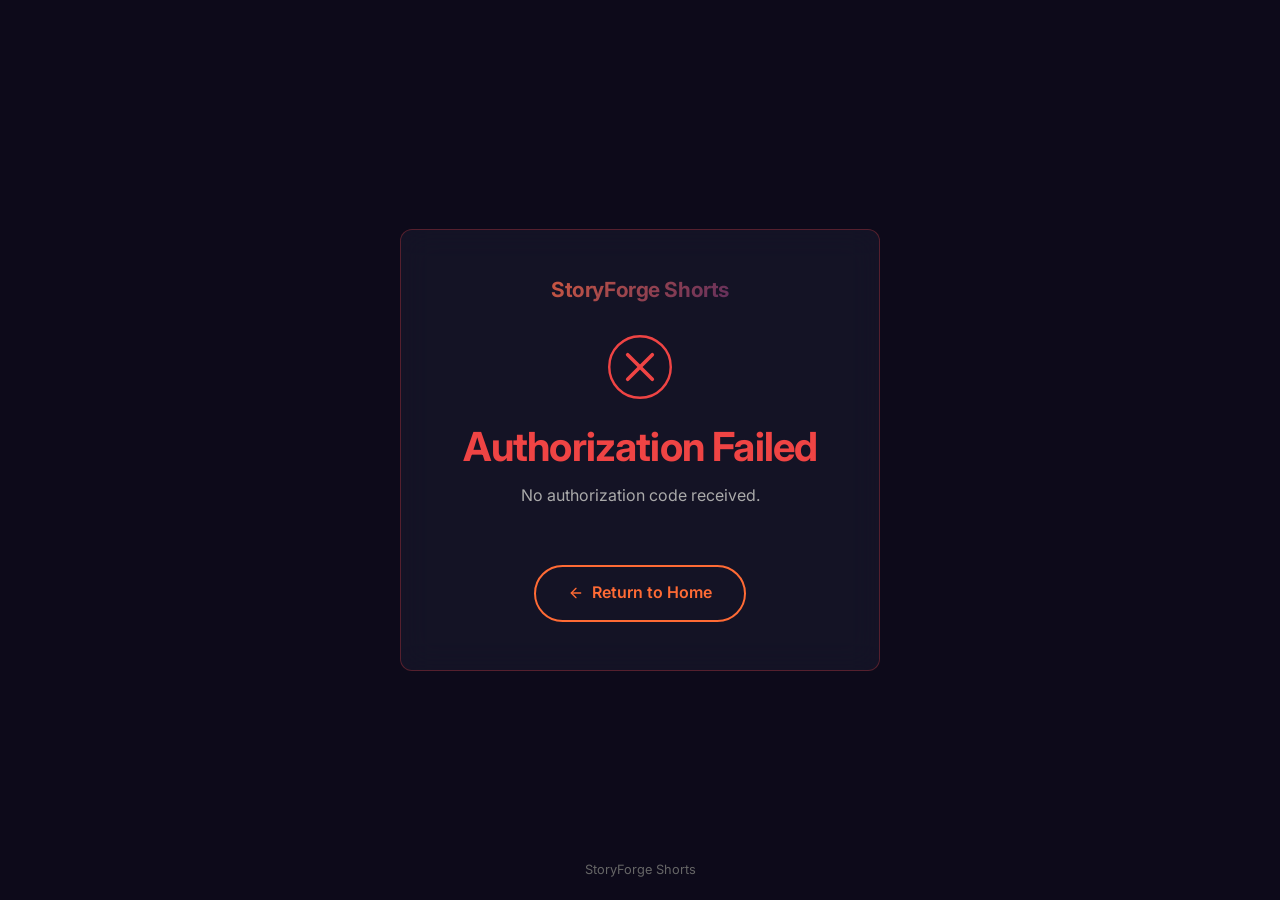
<file: callback.html>
<!DOCTYPE html>
<html lang="en">
<head>
    <meta charset="UTF-8">
    <meta name="viewport" content="width=device-width, initial-scale=1.0">
    <title>TikTok Authorization - StoryForge Shorts</title>
    <link rel="preconnect" href="https://fonts.googleapis.com">
    <link rel="preconnect" href="https://fonts.gstatic.com" crossorigin>
    <link href="https://fonts.googleapis.com/css2?family=Inter:wght@400;500;600;700;800&display=swap" rel="stylesheet">
    <link rel="stylesheet" href="./css/style.css">
    <style>
        /* Checkmark draw animation */
        .checkmark-circle {
            stroke-dasharray: 166;
            stroke-dashoffset: 166;
            animation: checkmark-circle 0.6s ease-in-out forwards;
        }
        .checkmark-check {
            stroke-dasharray: 48;
            stroke-dashoffset: 48;
            animation: checkmark-check 0.3s 0.4s ease-in-out forwards;
        }
        @keyframes checkmark-circle {
            to { stroke-dashoffset: 0; }
        }
        @keyframes checkmark-check {
            to { stroke-dashoffset: 0; }
        }

        /* Error X animation */
        .error-x-line {
            stroke-dasharray: 30;
            stroke-dashoffset: 30;
            animation: error-x-draw 0.3s 0.4s ease-in-out forwards;
        }
        .error-x-circle {
            stroke-dasharray: 166;
            stroke-dashoffset: 166;
            animation: checkmark-circle 0.6s ease-in-out forwards;
        }
        @keyframes error-x-draw {
            to { stroke-dashoffset: 0; }
        }

        /* Copied confirmation */
        .copied-msg {
            color: #22c55e;
            font-size: 0.85rem;
            font-weight: 500;
            margin-top: 0.75rem;
            opacity: 0;
            transition: opacity 0.3s ease;
        }
        .copied-msg.show {
            opacity: 1;
        }

        /* Code box cursor override */
        .code-box {
            cursor: pointer;
            user-select: all;
            transition: border-color 0.3s ease, box-shadow 0.3s ease;
        }
        .code-box:hover {
            border-color: rgba(255, 107, 53, 0.3);
            box-shadow: 0 0 15px rgba(255, 107, 53, 0.1);
        }

        /* Return button arrow animation */
        .btn-outline svg {
            transition: transform 0.3s ease;
        }
        .btn-outline:hover svg {
            transform: translateX(-4px);
        }

        /* Callback footer */
        .callback-footer {
            position: fixed;
            bottom: 0;
            left: 0;
            right: 0;
            text-align: center;
            padding: 1.25rem;
            font-size: 0.8rem;
            color: var(--text-dim);
        }
    </style>
</head>
<body class="callback-page">

    <div class="callback-card glass" id="callback-card">
        <h3 class="text-gradient" style="margin-bottom: 2rem; font-size: 1.3rem;">StoryForge Shorts</h3>
        <div id="result"></div>
    </div>

    <div class="callback-footer">StoryForge Shorts</div>

    <script>
        const params = new URLSearchParams(window.location.search);
        const code = params.get('code');
        const error = params.get('error');
        const el = document.getElementById('result');
        const card = document.getElementById('callback-card');

        if (code) {
            card.classList.add('success');

            const codeDiv = document.createElement('div');

            // Animated checkmark SVG
            codeDiv.innerHTML =
                '<svg width="64" height="64" viewBox="0 0 52 52" style="display:block;margin:0 auto 1.5rem;">' +
                    '<circle class="checkmark-circle" cx="26" cy="26" r="25" fill="none" stroke="#22c55e" stroke-width="2" />' +
                    '<path class="checkmark-check" d="M14.1 27.2l7.1 7.2 16.7-16.8" fill="none" stroke="#22c55e" stroke-width="3" stroke-linecap="round" stroke-linejoin="round" />' +
                '</svg>' +
                '<h2 style="color:#22c55e;margin-bottom:0.75rem;">Authorization Successful!</h2>' +
                '<p style="margin-bottom:1.5rem;">Copy this code and paste it back in your terminal:</p>';

            // Code box — use textContent for safety
            const codeBox = document.createElement('div');
            codeBox.className = 'code-box';
            codeBox.id = 'code';
            codeBox.textContent = code;
            codeBox.onclick = copyCode;

            // Copy button
            const copyBtn = document.createElement('button');
            copyBtn.className = 'btn-primary';
            copyBtn.style.cssText = 'width:100%;justify-content:center;';
            copyBtn.textContent = 'Copy Code';
            copyBtn.onclick = copyCode;

            // Copied message
            const copiedMsg = document.createElement('p');
            copiedMsg.className = 'copied-msg';
            copiedMsg.id = 'copied';
            copiedMsg.textContent = 'Copied!';

            // Return link
            const returnLink = document.createElement('a');
            returnLink.href = './index.html';
            returnLink.className = 'btn-outline';
            returnLink.style.cssText = 'margin-top:2rem;display:inline-flex;';
            returnLink.innerHTML =
                '<svg width="16" height="16" viewBox="0 0 24 24" fill="none" stroke="currentColor" stroke-width="2" stroke-linecap="round" stroke-linejoin="round">' +
                    '<path d="M19 12H5"/><polyline points="12 19 5 12 12 5"/>' +
                '</svg> Return to Home';

            codeDiv.appendChild(codeBox);
            codeDiv.appendChild(copyBtn);
            codeDiv.appendChild(copiedMsg);
            codeDiv.appendChild(returnLink);
            el.appendChild(codeDiv);

            // Auto-copy on page load
            try {
                navigator.clipboard.writeText(code);
                document.getElementById('copied').classList.add('show');
            } catch (e) {
                // Some browsers block clipboard on load
            }

        } else if (error) {
            card.classList.add('error');

            const errorDesc = params.get('error_description') || '';

            el.innerHTML =
                '<svg width="64" height="64" viewBox="0 0 52 52" style="display:block;margin:0 auto 1.5rem;">' +
                    '<circle class="error-x-circle" cx="26" cy="26" r="25" fill="none" stroke="#ef4444" stroke-width="2" />' +
                    '<line class="error-x-line" x1="16" y1="16" x2="36" y2="36" stroke="#ef4444" stroke-width="3" stroke-linecap="round" />' +
                    '<line class="error-x-line" x1="36" y1="16" x2="16" y2="36" stroke="#ef4444" stroke-width="3" stroke-linecap="round" />' +
                '</svg>' +
                '<h2 style="color:#ef4444;margin-bottom:0.75rem;">Authorization Failed</h2>' +
                '<p style="margin-bottom:0.5rem;"></p>' +
                '<p style="font-size:0.9rem;"></p>' +
                '<a href="./index.html" class="btn-outline" style="margin-top:2rem;display:inline-flex;">' +
                    '<svg width="16" height="16" viewBox="0 0 24 24" fill="none" stroke="currentColor" stroke-width="2" stroke-linecap="round" stroke-linejoin="round">' +
                        '<path d="M19 12H5"/><polyline points="12 19 5 12 12 5"/>' +
                    '</svg> Return to Home' +
                '</a>';

            // Set error text safely with textContent
            const paragraphs = el.querySelectorAll('p');
            paragraphs[0].textContent = error;
            if (errorDesc) {
                paragraphs[1].textContent = errorDesc;
            }

        } else {
            card.classList.add('error');

            el.innerHTML =
                '<svg width="64" height="64" viewBox="0 0 52 52" style="display:block;margin:0 auto 1.5rem;">' +
                    '<circle class="error-x-circle" cx="26" cy="26" r="25" fill="none" stroke="#ef4444" stroke-width="2" />' +
                    '<line class="error-x-line" x1="16" y1="16" x2="36" y2="36" stroke="#ef4444" stroke-width="3" stroke-linecap="round" />' +
                    '<line class="error-x-line" x1="36" y1="16" x2="16" y2="36" stroke="#ef4444" stroke-width="3" stroke-linecap="round" />' +
                '</svg>' +
                '<h2 style="color:#ef4444;margin-bottom:0.75rem;">Authorization Failed</h2>' +
                '<p>No authorization code received.</p>' +
                '<a href="./index.html" class="btn-outline" style="margin-top:2rem;display:inline-flex;">' +
                    '<svg width="16" height="16" viewBox="0 0 24 24" fill="none" stroke="currentColor" stroke-width="2" stroke-linecap="round" stroke-linejoin="round">' +
                        '<path d="M19 12H5"/><polyline points="12 19 5 12 12 5"/>' +
                    '</svg> Return to Home' +
                '</a>';
        }

        function copyCode() {
            navigator.clipboard.writeText(document.getElementById('code').textContent);
            document.getElementById('copied').classList.add('show');
        }
    </script>
</body>
</html>
</file>
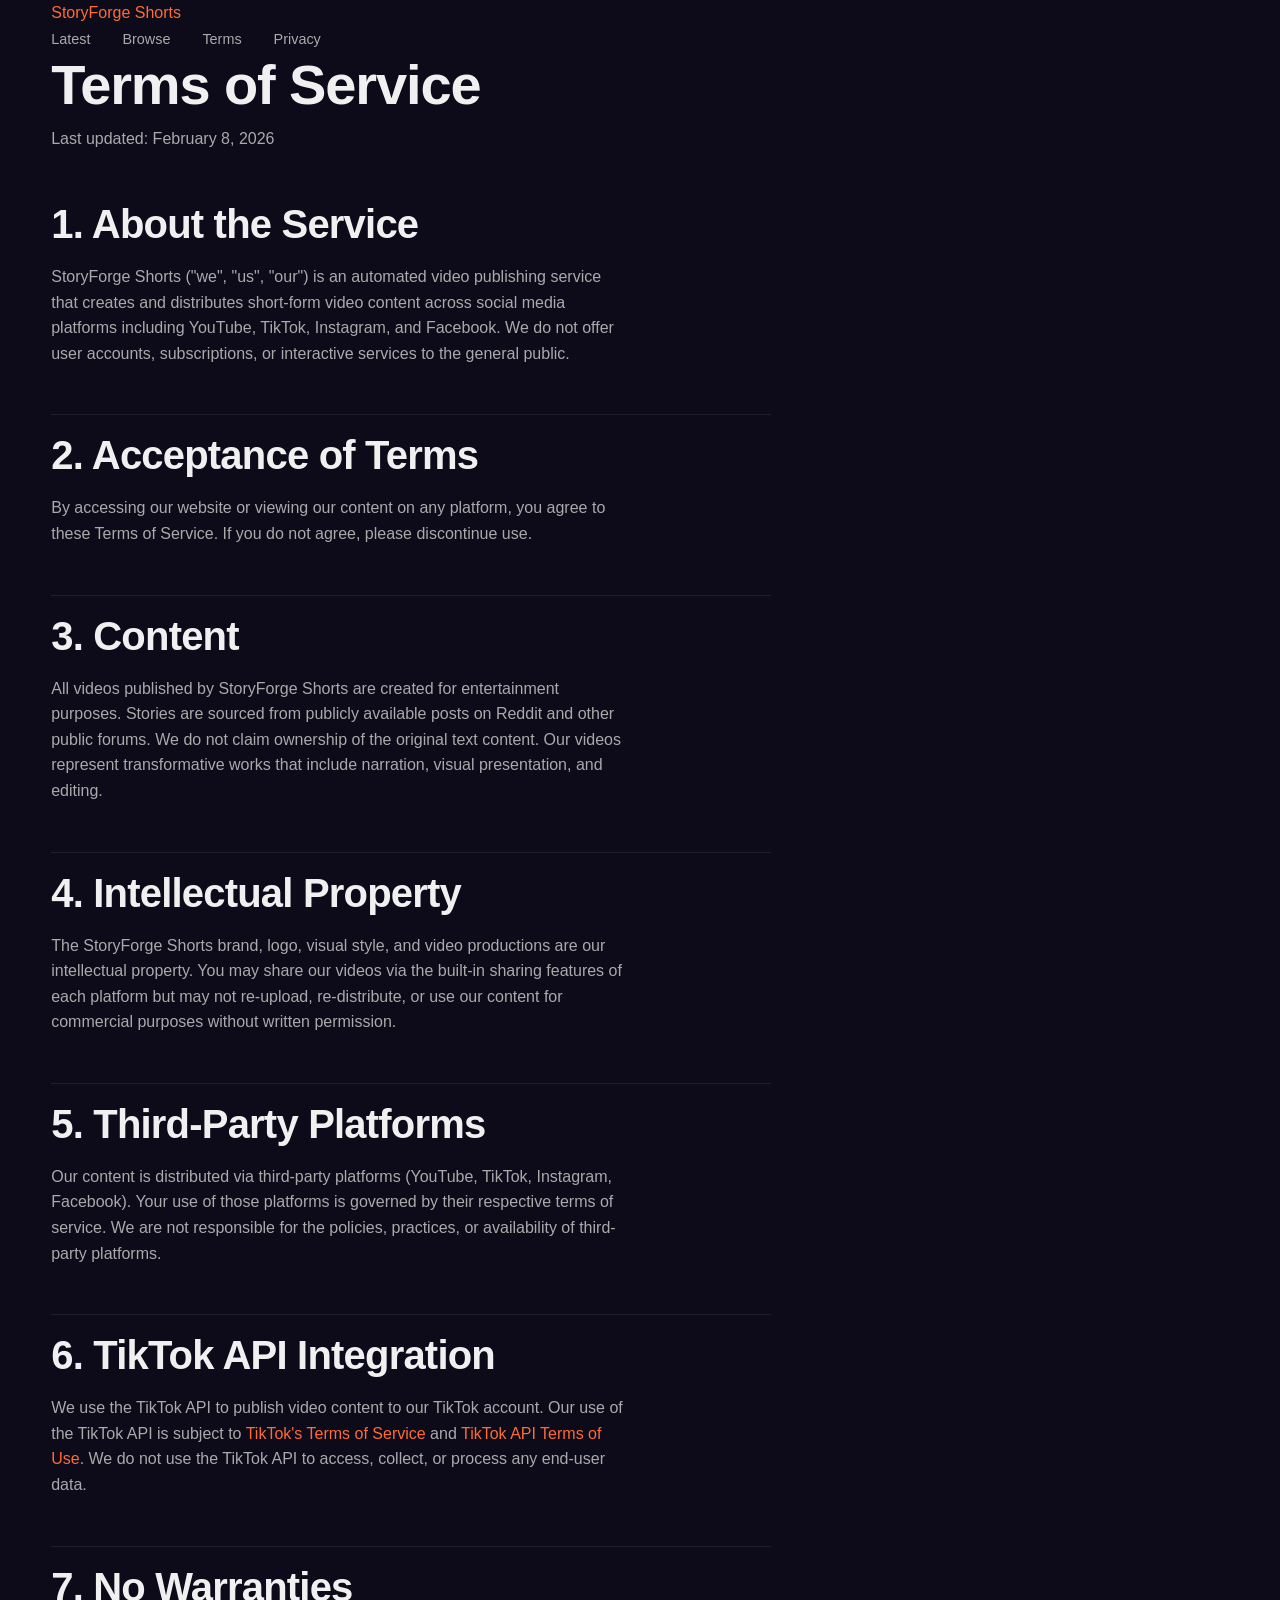
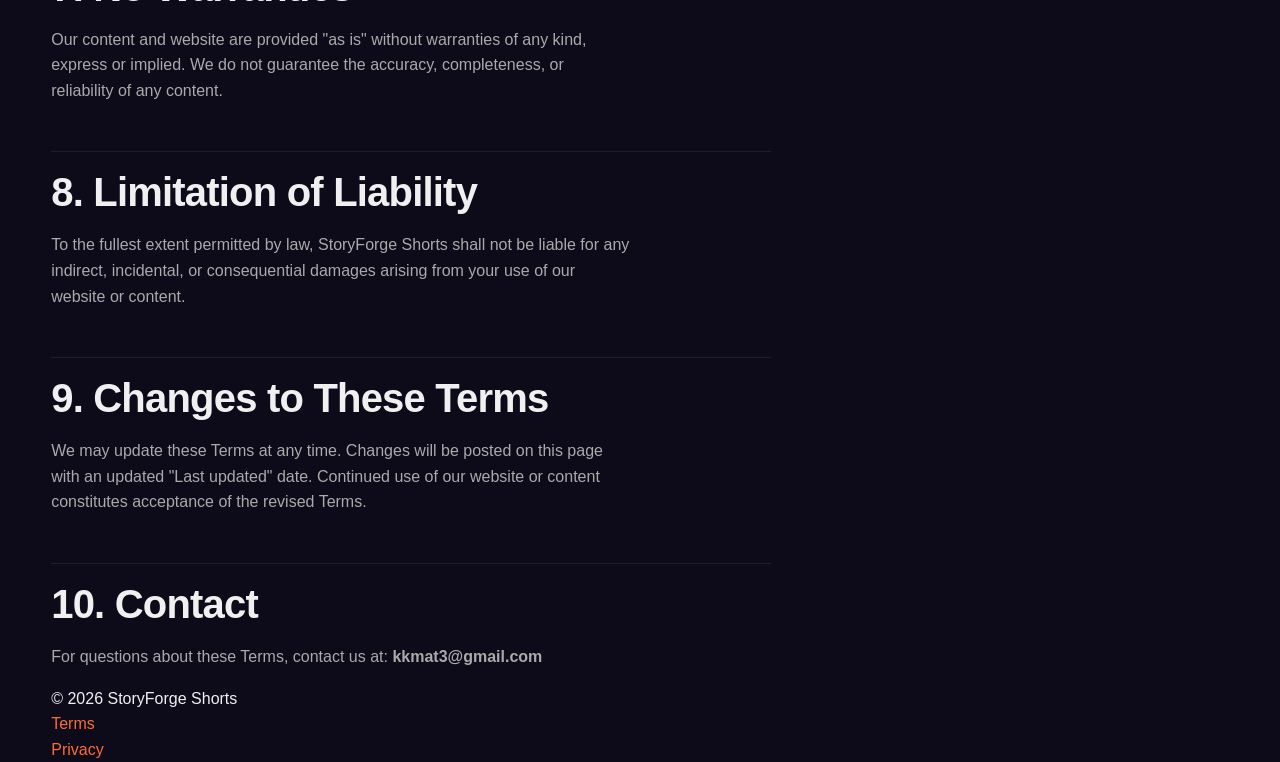
<file: terms.html>
<!DOCTYPE html>
<html lang="en">
<head>
    <meta charset="UTF-8">
    <meta name="viewport" content="width=device-width, initial-scale=1.0">
    <title>Terms of Service — StoryForge Shorts</title>
    <link rel="icon" href="./app_icon.png">
    <link rel="stylesheet" href="./css/style.css">
</head>
<body>

    <nav class="site-nav scrolled">
        <div class="container">
            <a href="./" class="brand">StoryForge Shorts</a>
            <button class="nav-toggle" aria-label="Menu">
                <span></span><span></span><span></span>
            </button>
            <ul class="nav-links">
                <li><a href="./#latest">Latest</a></li>
                <li><a href="./#gallery">Browse</a></li>
                <li><a href="./terms">Terms</a></li>
                <li><a href="./privacy">Privacy</a></li>
            </ul>
        </div>
    </nav>

    <div class="container">
        <div class="legal-content">
            <h1>Terms of Service</h1>
            <p class="updated">Last updated: February 8, 2026</p>

            <h2>1. About the Service</h2>
            <p>StoryForge Shorts ("we", "us", "our") is an automated video publishing service that creates and distributes short-form video content across social media platforms including YouTube, TikTok, Instagram, and Facebook. We do not offer user accounts, subscriptions, or interactive services to the general public.</p>

            <h2>2. Acceptance of Terms</h2>
            <p>By accessing our website or viewing our content on any platform, you agree to these Terms of Service. If you do not agree, please discontinue use.</p>

            <h2>3. Content</h2>
            <p>All videos published by StoryForge Shorts are created for entertainment purposes. Stories are sourced from publicly available posts on Reddit and other public forums. We do not claim ownership of the original text content. Our videos represent transformative works that include narration, visual presentation, and editing.</p>

            <h2>4. Intellectual Property</h2>
            <p>The StoryForge Shorts brand, logo, visual style, and video productions are our intellectual property. You may share our videos via the built-in sharing features of each platform but may not re-upload, re-distribute, or use our content for commercial purposes without written permission.</p>

            <h2>5. Third-Party Platforms</h2>
            <p>Our content is distributed via third-party platforms (YouTube, TikTok, Instagram, Facebook). Your use of those platforms is governed by their respective terms of service. We are not responsible for the policies, practices, or availability of third-party platforms.</p>

            <h2>6. TikTok API Integration</h2>
            <p>We use the TikTok API to publish video content to our TikTok account. Our use of the TikTok API is subject to <a href="https://www.tiktok.com/legal/terms-of-service" target="_blank" rel="noopener">TikTok's Terms of Service</a> and <a href="https://developers.tiktok.com/doc/tiktok-api-terms-of-use" target="_blank" rel="noopener">TikTok API Terms of Use</a>. We do not use the TikTok API to access, collect, or process any end-user data.</p>

            <h2>7. No Warranties</h2>
            <p>Our content and website are provided "as is" without warranties of any kind, express or implied. We do not guarantee the accuracy, completeness, or reliability of any content.</p>

            <h2>8. Limitation of Liability</h2>
            <p>To the fullest extent permitted by law, StoryForge Shorts shall not be liable for any indirect, incidental, or consequential damages arising from your use of our website or content.</p>

            <h2>9. Changes to These Terms</h2>
            <p>We may update these Terms at any time. Changes will be posted on this page with an updated "Last updated" date. Continued use of our website or content constitutes acceptance of the revised Terms.</p>

            <h2>10. Contact</h2>
            <p>For questions about these Terms, contact us at: <strong>kkmat3@gmail.com</strong></p>
        </div>
    </div>

    <footer class="site-footer">
        <div class="container">
            <div class="footer-inner">
                <span class="footer-copy">&copy; 2026 StoryForge Shorts</span>
                <ul class="footer-links">
                    <li><a href="./terms">Terms</a></li>
                    <li><a href="./privacy">Privacy</a></li>
                </ul>
            </div>
        </div>
    </footer>

    <script>
        const t = document.querySelector('.nav-toggle');
        const l = document.querySelector('.nav-links');
        if (t && l) t.addEventListener('click', () => { t.classList.toggle('open'); l.classList.toggle('open'); });
    </script>
</body>
</html>
</file>
<file: css/style.css>
/* ============================================================
   StoryForge Shorts — Design System & Styles
   Brand: #FF6B35 (orange) + #2D1B69 (purple)
   Theme: Dark
   ============================================================ */

/* --- Design Tokens --- */
:root {
  /* Backgrounds */
  --bg-deepest: #0d0a1a;
  --bg-surface: #1a1a2e;
  --bg-card: #2D1B69;

  /* Brand */
  --primary: #FF6B35;
  --primary-light: #ff8a5c;
  --primary-dark: #e05a28;
  --secondary: #2D1B69;
  --secondary-light: #3d2b7a;

  /* Text */
  --text: #f0f0f0;
  --text-muted: #aaa;
  --text-dim: #666;

  /* Accents */
  --gradient: linear-gradient(135deg, #FF6B35, #2D1B69);
  --gradient-reverse: linear-gradient(135deg, #2D1B69, #FF6B35);
  --glow-orange: rgba(255, 107, 53, 0.4);
  --glow-purple: rgba(45, 27, 105, 0.5);

  /* Surfaces */
  --glass-bg: rgba(26, 26, 46, 0.6);
  --glass-border: rgba(255, 255, 255, 0.08);

  /* Spacing */
  --section-pad: 100px 0;
  --container-width: 1200px;
  --radius: 12px;
  --radius-sm: 8px;
  --radius-pill: 50px;

  /* Transitions */
  --ease: cubic-bezier(0.4, 0, 0.2, 1);
  --duration: 0.3s;

  /* Font */
  --font: 'Inter', -apple-system, BlinkMacSystemFont, 'Segoe UI', sans-serif;
}


/* ============================================================
   Reset & Base
   ============================================================ */
*, *::before, *::after {
  box-sizing: border-box;
  margin: 0;
  padding: 0;
}

html {
  scroll-behavior: smooth;
  -webkit-text-size-adjust: 100%;
}

body {
  font-family: var(--font);
  background: var(--bg-deepest);
  color: var(--text);
  line-height: 1.6;
  overflow-x: hidden;
  -webkit-font-smoothing: antialiased;
  -moz-osx-font-smoothing: grayscale;
}

img {
  max-width: 100%;
  height: auto;
  display: block;
}

a {
  color: var(--primary);
  text-decoration: none;
  transition: color var(--duration) var(--ease);
}

a:hover {
  color: var(--primary-light);
}

ul, ol {
  list-style: none;
}

button, input, textarea, select {
  font-family: inherit;
  font-size: inherit;
  border: none;
  outline: none;
  background: none;
  color: inherit;
}

button {
  cursor: pointer;
}

::selection {
  background: var(--primary);
  color: #fff;
}


/* ============================================================
   Section Headers
   ============================================================ */
.section-header {
  text-align: center;
  margin-bottom: 3rem;
}

.section-header h2 {
  margin-bottom: 0.75rem;
}

.section-header p {
  margin: 0 auto;
  max-width: 600px;
}


/* ============================================================
   Typography
   ============================================================ */
h1, h2, h3, h4, h5, h6 {
  font-weight: 700;
  line-height: 1.2;
  letter-spacing: -0.02em;
}

h1 { font-size: clamp(2rem, 5vw, 3.5rem); }
h2 { font-size: clamp(1.5rem, 4vw, 2.5rem); }
h3 { font-size: clamp(1.2rem, 3vw, 1.75rem); }
h4 { font-size: 1.25rem; }

p {
  color: var(--text-muted);
  max-width: 65ch;
}

.section-title {
  text-align: center;
  margin-bottom: 1rem;
}

.section-subtitle {
  text-align: center;
  color: var(--text-muted);
  margin-bottom: 3rem;
  max-width: 600px;
  margin-left: auto;
  margin-right: auto;
}


/* ============================================================
   Layout
   ============================================================ */
.container {
  width: min(var(--container-width), 92%);
  margin: 0 auto;
}

section {
  padding: var(--section-pad);
  position: relative;
}


/* ============================================================
   Navigation
   ============================================================ */
.navbar {
  position: fixed;
  top: 0;
  left: 0;
  right: 0;
  z-index: 1000;
  padding: 1rem 0;
  transition: background var(--duration) var(--ease),
              box-shadow var(--duration) var(--ease);
}

.navbar.scrolled {
  background: rgba(13, 10, 26, 0.92);
  backdrop-filter: blur(20px);
  -webkit-backdrop-filter: blur(20px);
  box-shadow: 0 2px 30px rgba(0, 0, 0, 0.3);
}

.navbar .container {
  display: flex;
  align-items: center;
  justify-content: space-between;
}

.nav-logo {
  display: flex;
  align-items: center;
  gap: 0.75rem;
  font-weight: 700;
  font-size: 1.2rem;
  color: var(--text);
}

.nav-logo img {
  width: 36px;
  height: 36px;
  border-radius: var(--radius-sm);
}

.nav-links {
  display: flex;
  align-items: center;
  gap: 2rem;
}

.nav-links a {
  color: var(--text-muted);
  font-size: 0.9rem;
  font-weight: 500;
  position: relative;
  padding: 0.25rem 0;
  transition: color var(--duration) var(--ease);
}

.nav-links a::after {
  content: '';
  position: absolute;
  bottom: -2px;
  left: 0;
  width: 0;
  height: 2px;
  background: var(--primary);
  transition: width var(--duration) var(--ease);
}

.nav-links a:hover,
.nav-links a.active {
  color: var(--text);
}

.nav-links a:hover::after,
.nav-links a.active::after {
  width: 100%;
}

.nav-toggle {
  display: none;
  flex-direction: column;
  gap: 5px;
  padding: 4px;
  cursor: pointer;
}

.nav-toggle span {
  display: block;
  width: 24px;
  height: 2px;
  background: var(--text);
  border-radius: 2px;
  transition: transform var(--duration) var(--ease),
              opacity var(--duration) var(--ease);
}

.nav-toggle.active span:nth-child(1) {
  transform: rotate(45deg) translate(5px, 5px);
}

.nav-toggle.active span:nth-child(2) {
  opacity: 0;
}

.nav-toggle.active span:nth-child(3) {
  transform: rotate(-45deg) translate(5px, -5px);
}


/* ============================================================
   Buttons
   ============================================================ */
.btn-primary,
.btn-outline {
  display: inline-flex;
  align-items: center;
  gap: 0.5rem;
  padding: 0.85rem 2rem;
  border-radius: var(--radius-pill);
  font-weight: 600;
  font-size: 1rem;
  transition: all var(--duration) var(--ease);
  cursor: pointer;
  white-space: nowrap;
}

.btn-primary {
  background: var(--primary);
  color: #fff;
  box-shadow: 0 4px 20px var(--glow-orange);
}

.btn-primary:hover {
  background: var(--primary-light);
  color: #fff;
  box-shadow: 0 6px 30px rgba(255, 107, 53, 0.6);
  transform: translateY(-2px);
}

.btn-primary:active {
  transform: translateY(0);
  box-shadow: 0 2px 10px var(--glow-orange);
}

.btn-outline {
  border: 2px solid var(--primary);
  color: var(--primary);
  background: transparent;
}

.btn-outline:hover {
  background: rgba(255, 107, 53, 0.1);
  color: var(--primary-light);
  border-color: var(--primary-light);
  transform: translateY(-2px);
}

.btn-outline:active {
  transform: translateY(0);
}

.btn-group {
  display: flex;
  gap: 1rem;
  flex-wrap: wrap;
}


/* ============================================================
   Hero Section
   ============================================================ */
.hero {
  min-height: 100vh;
  display: flex;
  align-items: center;
  justify-content: center;
  text-align: center;
  position: relative;
  overflow: hidden;
  padding-top: 80px;
}

.hero-content {
  position: relative;
  z-index: 2;
  max-width: 800px;
}

.hero-title {
  font-size: clamp(2.5rem, 7vw, 4.5rem);
  font-weight: 800;
  background: var(--gradient);
  -webkit-background-clip: text;
  background-clip: text;
  -webkit-text-fill-color: transparent;
  margin-bottom: 1.5rem;
  letter-spacing: -0.03em;
  line-height: 1.1;
}

.hero-tagline {
  font-size: clamp(1rem, 2.5vw, 1.4rem);
  color: var(--text-muted);
  margin-bottom: 2.5rem;
  min-height: 2em;
}

.hero-tagline .typed-cursor {
  display: inline-block;
  width: 3px;
  background: var(--primary);
  margin-left: 2px;
  animation: blink 0.8s infinite;
}

/* Floating gradient orbs */
.hero-orb {
  position: absolute;
  border-radius: 50%;
  filter: blur(80px);
  opacity: 0.35;
  pointer-events: none;
  will-change: transform;
}

.hero-orb--1 {
  width: 500px;
  height: 500px;
  background: var(--primary);
  top: -10%;
  right: -10%;
  animation: float 8s ease-in-out infinite;
}

.hero-orb--2 {
  width: 400px;
  height: 400px;
  background: var(--secondary);
  bottom: -5%;
  left: -10%;
  animation: float 10s ease-in-out infinite reverse;
}

.hero-orb--3 {
  width: 300px;
  height: 300px;
  background: var(--primary);
  top: 40%;
  left: 50%;
  opacity: 0.2;
  animation: float 12s ease-in-out infinite 2s;
}

.hero-orb--4 {
  width: 250px;
  height: 250px;
  background: var(--secondary-light);
  top: 20%;
  left: 20%;
  opacity: 0.15;
  animation: float 14s ease-in-out infinite 4s;
}

/* Scroll indicator */
.scroll-indicator {
  position: absolute;
  bottom: 2rem;
  left: 50%;
  transform: translateX(-50%);
  z-index: 2;
  animation: bounce 2s infinite;
  color: var(--text-muted);
  font-size: 0.8rem;
  text-align: center;
  cursor: pointer;
}

.scroll-indicator svg,
.scroll-indicator i {
  display: block;
  margin: 0.5rem auto 0;
  font-size: 1.2rem;
}

/* Platform icons row */
.platform-icons {
  display: flex;
  justify-content: center;
  gap: 1.5rem;
  margin-top: 2.5rem;
}

.platform-icons a {
  display: flex;
  align-items: center;
  justify-content: center;
  width: 48px;
  height: 48px;
  border-radius: 50%;
  background: var(--glass-bg);
  border: 1px solid var(--glass-border);
  color: var(--text-muted);
  font-size: 1.2rem;
  transition: all var(--duration) var(--ease);
}

.platform-icons a:hover {
  color: var(--primary);
  background: rgba(255, 107, 53, 0.15);
  box-shadow: 0 0 20px var(--glow-orange);
  transform: translateY(-3px);
}


/* ============================================================
   Stats Section
   ============================================================ */
.stats-grid {
  display: grid;
  grid-template-columns: repeat(4, 1fr);
  gap: 1.5rem;
}

.stat-card {
  background: var(--glass-bg);
  backdrop-filter: blur(16px);
  -webkit-backdrop-filter: blur(16px);
  border: 1px solid var(--glass-border);
  border-radius: var(--radius);
  padding: 2rem 1.5rem;
  text-align: center;
  transition: transform var(--duration) var(--ease),
              border-color var(--duration) var(--ease);
}

.stat-card:hover {
  transform: translateY(-4px);
  border-color: rgba(255, 107, 53, 0.3);
}

.stat-number {
  display: block;
  font-size: clamp(2rem, 4vw, 3rem);
  font-weight: 800;
  background: var(--gradient);
  -webkit-background-clip: text;
  background-clip: text;
  -webkit-text-fill-color: transparent;
  line-height: 1.1;
  margin-bottom: 0.5rem;
}

.stat-label {
  display: block;
  font-size: 0.9rem;
  color: var(--text-muted);
  font-weight: 500;
}


/* ============================================================
   Video Gallery
   ============================================================ */
/* Filter pills */
.filter-bar {
  display: flex;
  align-items: center;
  gap: 0.75rem;
  margin-bottom: 2rem;
  overflow-x: auto;
  -webkit-overflow-scrolling: touch;
  scrollbar-width: none;
  padding-bottom: 0.5rem;
}

.filter-bar::-webkit-scrollbar {
  display: none;
}

.filter-pill {
  flex-shrink: 0;
  padding: 0.5rem 1.25rem;
  border-radius: var(--radius-pill);
  background: var(--bg-surface);
  border: 1px solid var(--glass-border);
  color: var(--text-muted);
  font-size: 0.85rem;
  font-weight: 500;
  cursor: pointer;
  transition: all var(--duration) var(--ease);
  white-space: nowrap;
}

.filter-pill:hover {
  background: rgba(255, 107, 53, 0.1);
  border-color: var(--primary);
  color: var(--primary);
}

.filter-pill.active {
  background: var(--primary);
  border-color: var(--primary);
  color: #fff;
}

/* Search bar */
.search-bar {
  position: relative;
  margin-bottom: 2rem;
  max-width: 400px;
}

.search-bar input {
  width: 100%;
  padding: 0.75rem 1rem 0.75rem 2.75rem;
  background: var(--bg-surface);
  border: 1px solid var(--glass-border);
  border-radius: var(--radius-pill);
  color: var(--text);
  font-size: 0.9rem;
  transition: border-color var(--duration) var(--ease),
              box-shadow var(--duration) var(--ease);
}

.search-bar input::placeholder {
  color: var(--text-dim);
}

.search-bar input:focus {
  border-color: var(--primary);
  box-shadow: 0 0 0 3px rgba(255, 107, 53, 0.15);
}

.search-bar .search-icon {
  position: absolute;
  left: 1rem;
  top: 50%;
  transform: translateY(-50%);
  color: var(--text-dim);
  font-size: 0.9rem;
  pointer-events: none;
}

/* Video grid */
.video-grid {
  display: grid;
  grid-template-columns: repeat(3, 1fr);
  gap: 1.5rem;
}

/* Video card */
.video-card {
  background: var(--bg-surface);
  border-radius: var(--radius);
  overflow: hidden;
  transition: transform var(--duration) var(--ease),
              box-shadow var(--duration) var(--ease);
  cursor: pointer;
  position: relative;
}

.video-card:hover {
  transform: translateY(-6px);
  box-shadow: 0 12px 40px rgba(0, 0, 0, 0.4);
}

.video-card__thumb {
  position: relative;
  aspect-ratio: 9 / 16;
  overflow: hidden;
  background: var(--bg-card);
}

.video-card__thumb img {
  width: 100%;
  height: 100%;
  object-fit: cover;
  transition: transform 0.4s var(--ease);
}

.video-card:hover .video-card__thumb img {
  transform: scale(1.06);
}

/* Play button overlay */
.video-card__play {
  position: absolute;
  top: 50%;
  left: 50%;
  transform: translate(-50%, -50%) scale(0.9);
  width: 56px;
  height: 56px;
  background: rgba(255, 107, 53, 0.9);
  border-radius: 50%;
  display: flex;
  align-items: center;
  justify-content: center;
  opacity: 0;
  transition: all var(--duration) var(--ease);
  box-shadow: 0 4px 20px var(--glow-orange);
}

.video-card__play svg,
.video-card__play i {
  color: #fff;
  font-size: 1.2rem;
  margin-left: 3px;
}

.video-card:hover .video-card__play {
  opacity: 1;
  transform: translate(-50%, -50%) scale(1);
}

/* Badges */
.badge {
  display: inline-flex;
  align-items: center;
  padding: 0.25rem 0.65rem;
  border-radius: var(--radius-pill);
  font-size: 0.7rem;
  font-weight: 600;
  text-transform: uppercase;
  letter-spacing: 0.04em;
}

.badge-subreddit {
  position: absolute;
  top: 0.75rem;
  left: 0.75rem;
  background: rgba(45, 27, 105, 0.85);
  color: var(--primary-light);
  backdrop-filter: blur(8px);
  -webkit-backdrop-filter: blur(8px);
  z-index: 2;
}

.badge-part {
  position: absolute;
  bottom: 0.75rem;
  right: 0.75rem;
  background: rgba(0, 0, 0, 0.7);
  color: var(--text);
  backdrop-filter: blur(8px);
  -webkit-backdrop-filter: blur(8px);
  z-index: 2;
}

.badge-new {
  position: absolute;
  top: 0.75rem;
  right: 0.75rem;
  background: var(--primary);
  color: #fff;
  animation: pulse 2s infinite;
  z-index: 2;
}

.video-card__info {
  padding: 1rem 1.25rem;
}

.video-card__title {
  font-size: 0.95rem;
  font-weight: 600;
  color: var(--text);
  margin-bottom: 0.4rem;
  display: -webkit-box;
  -webkit-line-clamp: 2;
  -webkit-box-orient: vertical;
  overflow: hidden;
}

.video-card__meta {
  font-size: 0.8rem;
  color: var(--text-muted);
  display: flex;
  align-items: center;
  gap: 0.75rem;
}


/* ============================================================
   Featured / Showcase Section
   ============================================================ */
.featured-embed {
  position: relative;
  width: 100%;
  max-width: 400px;
  margin: 0 auto 2rem;
  aspect-ratio: 9 / 16;
  border-radius: var(--radius);
  overflow: hidden;
  background: var(--bg-surface);
  box-shadow: 0 8px 40px rgba(0, 0, 0, 0.4);
}

.featured-embed iframe {
  width: 100%;
  height: 100%;
  border: none;
}

.featured-title {
  text-align: center;
  font-size: 1.3rem;
  font-weight: 700;
  margin-bottom: 0.75rem;
}

.featured-badge {
  position: static;
  display: inline-block;
  margin: 0 0.5rem;
}

.featured-new {
  position: static;
  display: inline-block;
}

#featured-player {
  text-align: center;
}

.story-carousel {
  display: flex;
  gap: 1.25rem;
  overflow-x: auto;
  -webkit-overflow-scrolling: touch;
  scrollbar-width: none;
  padding: 0.5rem 0 1rem;
  scroll-snap-type: x mandatory;
}

.story-carousel::-webkit-scrollbar {
  display: none;
}

.story-card {
  flex: 0 0 260px;
  background: var(--bg-surface);
  border-radius: var(--radius);
  overflow: hidden;
  scroll-snap-align: start;
  transition: transform var(--duration) var(--ease),
              box-shadow var(--duration) var(--ease);
  border: 1px solid var(--glass-border);
}

.story-card:hover {
  transform: translateY(-4px);
  box-shadow: 0 8px 30px rgba(0, 0, 0, 0.3);
  border-color: rgba(255, 107, 53, 0.3);
}

.story-card__thumb {
  aspect-ratio: 9 / 16;
  overflow: hidden;
  background: var(--bg-card);
}

.story-card__thumb img {
  width: 100%;
  height: 100%;
  object-fit: cover;
}

.story-card__info {
  padding: 0.75rem 1rem;
}

.story-card__title {
  font-size: 0.85rem;
  font-weight: 600;
  color: var(--text);
  margin-bottom: 0.25rem;
}

.story-card__part {
  font-size: 0.75rem;
  color: var(--text-muted);
}

/* Carousel cards (JS-generated) */
.carousel-scroll {
  display: flex;
  gap: 1rem;
  overflow-x: auto;
  -webkit-overflow-scrolling: touch;
  scrollbar-width: none;
  padding: 0.5rem 0;
  justify-content: center;
}

.carousel-scroll::-webkit-scrollbar {
  display: none;
}

.carousel-card {
  flex: 0 0 120px;
  cursor: pointer;
  border-radius: var(--radius-sm);
  overflow: hidden;
  border: 2px solid var(--glass-border);
  transition: all var(--duration) var(--ease);
  position: relative;
}

.carousel-card:hover,
.carousel-card.active {
  border-color: var(--primary);
  box-shadow: 0 0 15px var(--glow-orange);
}

.carousel-card img {
  width: 100%;
  aspect-ratio: 9 / 16;
  object-fit: cover;
  display: block;
}

.carousel-part-label {
  position: absolute;
  bottom: 0;
  left: 0;
  right: 0;
  padding: 0.4rem;
  text-align: center;
  font-size: 0.75rem;
  font-weight: 600;
  color: #fff;
  background: rgba(0, 0, 0, 0.7);
}


/* ============================================================
   Subscribe Section
   ============================================================ */
.subscribe-card {
  max-width: 560px;
  margin: 0 auto;
  background: var(--glass-bg);
  backdrop-filter: blur(16px);
  -webkit-backdrop-filter: blur(16px);
  border: 1px solid var(--glass-border);
  border-radius: var(--radius);
  padding: 3rem 2.5rem;
  text-align: center;
}

.subscribe-card h2 {
  margin-bottom: 0.75rem;
}

.subscribe-card p {
  margin: 0 auto 2rem;
}

.subscribe-form {
  display: flex;
  gap: 0.75rem;
  max-width: 420px;
  margin: 0 auto;
}

.subscribe-form input[type="email"] {
  flex: 1;
  padding: 0.85rem 1.25rem;
  background: var(--bg-deepest);
  border: 1px solid var(--glass-border);
  border-radius: var(--radius-pill);
  color: var(--text);
  font-size: 0.9rem;
  transition: border-color var(--duration) var(--ease);
  min-width: 0;
}

.subscribe-form input[type="email"]:focus {
  border-color: var(--primary);
}

.subscribe-form input[type="email"]::placeholder {
  color: var(--text-dim);
}

.subscribe-form button {
  flex-shrink: 0;
}

.subscribe-form button.loading {
  pointer-events: none;
  opacity: 0.7;
  position: relative;
}

.subscribe-form button.loading::after {
  content: '';
  position: absolute;
  width: 18px;
  height: 18px;
  border: 2px solid rgba(255, 255, 255, 0.3);
  border-top-color: #fff;
  border-radius: 50%;
  animation: spin 0.6s linear infinite;
  top: 50%;
  left: 50%;
  margin-top: -9px;
  margin-left: -9px;
}

@keyframes spin {
  to { transform: rotate(360deg); }
}


/* ============================================================
   Social Links Section
   ============================================================ */
.social-grid {
  display: grid;
  grid-template-columns: repeat(auto-fit, minmax(220px, 1fr));
  gap: 1.5rem;
  max-width: 960px;
  margin: 0 auto;
}

.social-card {
  display: flex;
  flex-direction: column;
  align-items: center;
  text-align: center;
  gap: 0.75rem;
  padding: 2rem 1.5rem;
  background: var(--bg-surface);
  border: 1px solid var(--glass-border);
  border-radius: var(--radius);
  transition: all var(--duration) var(--ease);
  text-decoration: none;
}

.social-card svg {
  color: var(--primary);
  flex-shrink: 0;
}

.social-card h3 {
  font-size: 1.2rem;
  font-weight: 700;
  color: var(--text);
}

.social-card p {
  font-size: 0.85rem;
  color: var(--text-muted);
  margin-bottom: 0.5rem;
}

.social-card__icon {
  width: 48px;
  height: 48px;
  border-radius: var(--radius-sm);
  display: flex;
  align-items: center;
  justify-content: center;
  font-size: 1.3rem;
  flex-shrink: 0;
  transition: box-shadow var(--duration) var(--ease);
}

.social-card__name {
  font-weight: 600;
  color: var(--text);
  font-size: 1rem;
}

.social-card__handle {
  font-size: 0.8rem;
  color: var(--text-muted);
}

/* YouTube */
.social-card--youtube:hover {
  border-color: rgba(255, 0, 0, 0.4);
  box-shadow: 0 0 30px rgba(255, 0, 0, 0.15);
}

.social-card--youtube .social-card__icon {
  background: rgba(255, 0, 0, 0.15);
  color: #ff0000;
}

.social-card--youtube:hover .social-card__icon {
  box-shadow: 0 0 20px rgba(255, 0, 0, 0.3);
}

/* TikTok */
.social-card--tiktok:hover {
  border-color: rgba(255, 255, 255, 0.2);
  box-shadow: 0 0 30px rgba(255, 255, 255, 0.08);
}

.social-card--tiktok .social-card__icon {
  background: rgba(255, 255, 255, 0.1);
  color: #fff;
}

.social-card--tiktok:hover .social-card__icon {
  box-shadow: 0 0 20px rgba(255, 255, 255, 0.15);
}

/* Instagram */
.social-card--instagram:hover {
  border-color: rgba(225, 48, 108, 0.4);
  box-shadow: 0 0 30px rgba(225, 48, 108, 0.15);
}

.social-card--instagram .social-card__icon {
  background: linear-gradient(135deg, rgba(131, 58, 180, 0.2), rgba(253, 29, 29, 0.2), rgba(252, 176, 69, 0.2));
  color: #e1306c;
}

.social-card--instagram:hover .social-card__icon {
  box-shadow: 0 0 20px rgba(225, 48, 108, 0.3);
}

/* Facebook */
.social-card--facebook:hover {
  border-color: rgba(24, 119, 242, 0.4);
  box-shadow: 0 0 30px rgba(24, 119, 242, 0.15);
}

.social-card--facebook .social-card__icon {
  background: rgba(24, 119, 242, 0.15);
  color: #1877f2;
}

.social-card--facebook:hover .social-card__icon {
  box-shadow: 0 0 20px rgba(24, 119, 242, 0.3);
}


/* ============================================================
   Footer
   ============================================================ */
.footer {
  background: var(--bg-surface);
  border-top: 1px solid var(--glass-border);
  padding: 2.5rem 0;
}

.footer .container {
  display: flex;
  align-items: center;
  justify-content: space-between;
  flex-wrap: wrap;
  gap: 1rem;
}

.footer__copy {
  font-size: 0.85rem;
  color: var(--text-muted);
}

.footer__links {
  display: flex;
  gap: 1.5rem;
}

.footer__links a {
  font-size: 0.85rem;
  color: var(--text-muted);
  transition: color var(--duration) var(--ease);
}

.footer__links a:hover {
  color: var(--primary);
}


/* ============================================================
   Legal Pages (Privacy, Terms)
   ============================================================ */
.legal-layout {
  display: grid;
  grid-template-columns: 240px 1fr;
  gap: 3rem;
  padding-top: 120px;
  min-height: 100vh;
}

/* Sidebar TOC */
.legal-toc {
  position: sticky;
  top: 100px;
  align-self: start;
  max-height: calc(100vh - 120px);
  overflow-y: auto;
}

.legal-toc__title {
  font-size: 0.75rem;
  text-transform: uppercase;
  letter-spacing: 0.1em;
  color: var(--text-dim);
  margin-bottom: 1rem;
  font-weight: 600;
}

.legal-toc a {
  display: block;
  padding: 0.4rem 0 0.4rem 1rem;
  font-size: 0.85rem;
  color: var(--text-muted);
  border-left: 2px solid transparent;
  transition: all var(--duration) var(--ease);
}

.legal-toc a:hover {
  color: var(--text);
}

.legal-toc a.active {
  color: var(--primary);
  border-left-color: var(--primary);
}

/* Main content */
.legal-content {
  max-width: 720px;
}

.legal-content h1 {
  margin-bottom: 0.5rem;
}

.legal-content h2 {
  margin-top: 3rem;
  margin-bottom: 1rem;
  padding-top: 1rem;
  border-top: 1px solid var(--glass-border);
}

.legal-content h2:first-of-type {
  border-top: none;
  margin-top: 2rem;
}

.legal-content h2.legal-collapsible__header {
  margin: 0;
  padding: 1rem 1.25rem;
  border-top: none;
}

.legal-content p {
  margin-bottom: 1rem;
}

.legal-content ul {
  margin: 0.5rem 0 1rem 1.5rem;
  list-style: disc;
}

.legal-content ul li {
  color: var(--text-muted);
  margin-bottom: 0.4rem;
  font-size: 0.95rem;
}

.legal-updated {
  display: inline-flex;
  align-items: center;
  gap: 0.4rem;
  padding: 0.35rem 0.85rem;
  background: rgba(255, 107, 53, 0.1);
  border: 1px solid rgba(255, 107, 53, 0.2);
  border-radius: var(--radius-pill);
  font-size: 0.8rem;
  color: var(--primary);
  margin-bottom: 2rem;
}

/* Back link */
.back-link {
  display: inline-flex;
  align-items: center;
  gap: 0.4rem;
  font-size: 0.9rem;
  color: var(--text-muted);
  margin-bottom: 1.5rem;
  transition: color var(--duration) var(--ease);
}

.back-link:hover {
  color: var(--primary);
}

/* Legal sidebar wrapper */
.legal-sidebar {
  position: relative;
}

/* Collapsible sections */
.legal-collapsible,
.legal-section.collapsible {
  border: 1px solid var(--glass-border);
  border-radius: var(--radius-sm);
  margin-bottom: 1rem;
  overflow: hidden;
}

.legal-collapsible__header {
  display: flex;
  align-items: center;
  justify-content: space-between;
  padding: 1rem 1.25rem;
  background: var(--bg-surface);
  cursor: pointer;
  font-weight: 600;
  font-size: 0.95rem;
  transition: background var(--duration) var(--ease);
}

.legal-collapsible__header:hover {
  background: var(--secondary);
}

.legal-collapsible__icon {
  transition: transform var(--duration) var(--ease);
  font-size: 0.8rem;
}

.legal-collapsible.open .legal-collapsible__icon,
.legal-section.collapsible.open .legal-collapsible__icon {
  transform: rotate(180deg);
}

.legal-collapsible__body {
  padding: 0 1.25rem;
  max-height: 0;
  overflow: hidden;
  transition: max-height 0.4s var(--ease),
              padding 0.4s var(--ease);
}

.legal-collapsible.open .legal-collapsible__body,
.legal-section.collapsible.open .legal-collapsible__body {
  max-height: 1000px;
  padding: 1rem 1.25rem;
}


/* ============================================================
   Callback Page
   ============================================================ */
.callback-page {
  min-height: 100vh;
  display: flex;
  align-items: center;
  justify-content: center;
  padding: 2rem;
}

.callback-card {
  background: var(--bg-surface);
  border: 1px solid var(--glass-border);
  border-radius: var(--radius);
  padding: 3rem;
  max-width: 480px;
  width: 100%;
  text-align: center;
}

.callback-card h2 {
  margin-bottom: 1rem;
}

.callback-card p {
  margin: 0 auto 1.5rem;
}

.code-box {
  background: var(--bg-deepest);
  border: 1px solid var(--glass-border);
  border-radius: var(--radius-sm);
  padding: 1rem;
  font-family: 'Fira Code', 'Cascadia Code', monospace;
  font-size: 0.85rem;
  color: var(--primary);
  word-break: break-all;
  margin-bottom: 1.5rem;
  text-align: left;
}

.callback-card.success {
  border-color: rgba(34, 197, 94, 0.3);
}

.callback-card.success h2 {
  color: #22c55e;
}

.callback-card.error {
  border-color: rgba(239, 68, 68, 0.3);
}

.callback-card.error h2 {
  color: #ef4444;
}


/* ============================================================
   Video Modal (dynamically created by JS)
   ============================================================ */
.video-modal {
  position: fixed;
  inset: 0;
  z-index: 2000;
  display: none;
  align-items: center;
  justify-content: center;
}

.video-modal.open {
  display: flex;
}

.video-modal-backdrop {
  position: absolute;
  inset: 0;
  background: rgba(0, 0, 0, 0.8);
  backdrop-filter: blur(8px);
  -webkit-backdrop-filter: blur(8px);
}

.video-modal-content {
  position: relative;
  z-index: 1;
  width: 90%;
  max-width: 480px;
  max-height: 90vh;
  overflow-y: auto;
  padding: 2rem;
  background: var(--bg-surface);
  border: 1px solid var(--glass-border);
  border-radius: var(--radius);
  text-align: center;
}

.video-modal-close {
  position: absolute;
  top: 1rem;
  right: 1rem;
  font-size: 1.5rem;
  color: var(--text-muted);
  background: none;
  border: none;
  cursor: pointer;
  z-index: 2;
  transition: color var(--duration) var(--ease);
}

.video-modal-close:hover {
  color: var(--text);
}

.video-modal-embed {
  margin-bottom: 1.5rem;
}

.video-modal-info h3 {
  margin-bottom: 0.75rem;
  font-size: 1.1rem;
}

.video-modal-meta {
  display: flex;
  justify-content: center;
  gap: 1rem;
  flex-wrap: wrap;
  font-size: 0.85rem;
  color: var(--text-muted);
  margin-bottom: 1rem;
}

.video-modal-parts {
  margin-top: 1rem;
}

.modal-parts-label {
  font-size: 0.85rem;
  color: var(--text-muted);
  margin-bottom: 0.75rem;
}

.modal-parts-list {
  display: flex;
  gap: 0.5rem;
  justify-content: center;
  flex-wrap: wrap;
}

.modal-part-btn {
  padding: 0.4rem 1rem;
  border-radius: var(--radius-pill);
  background: var(--bg-card);
  border: 1px solid var(--glass-border);
  color: var(--text-muted);
  font-size: 0.85rem;
  cursor: pointer;
  transition: all var(--duration) var(--ease);
}

.modal-part-btn:hover,
.modal-part-btn.active {
  background: var(--primary);
  border-color: var(--primary);
  color: #fff;
}


/* ============================================================
   Animations
   ============================================================ */
@keyframes float {
  0%, 100% {
    transform: translate(0, 0) scale(1);
  }
  25% {
    transform: translate(30px, -40px) scale(1.05);
  }
  50% {
    transform: translate(-20px, -60px) scale(0.95);
  }
  75% {
    transform: translate(-40px, -20px) scale(1.02);
  }
}

@keyframes bounce {
  0%, 20%, 50%, 80%, 100% {
    transform: translateX(-50%) translateY(0);
  }
  40% {
    transform: translateX(-50%) translateY(-10px);
  }
  60% {
    transform: translateX(-50%) translateY(-5px);
  }
}

@keyframes fadeInUp {
  from {
    opacity: 0;
    transform: translateY(30px);
  }
  to {
    opacity: 1;
    transform: translateY(0);
  }
}

@keyframes typing {
  from { width: 0; }
  to { width: 100%; }
}

@keyframes blink {
  0%, 100% { opacity: 1; }
  50% { opacity: 0; }
}

@keyframes pulse {
  0%, 100% {
    box-shadow: 0 0 0 0 rgba(255, 107, 53, 0.5);
  }
  50% {
    box-shadow: 0 0 0 8px rgba(255, 107, 53, 0);
  }
}

@keyframes countUp {
  from { opacity: 0.5; }
  to { opacity: 1; }
}

@keyframes shimmer {
  0% {
    background-position: -200% 0;
  }
  100% {
    background-position: 200% 0;
  }
}

/* Scroll reveal */
.reveal {
  opacity: 0;
  transform: translateY(30px);
  transition: opacity 0.6s var(--ease), transform 0.6s var(--ease);
}

.reveal.active {
  opacity: 1;
  transform: translateY(0);
}

.reveal.delay-1 { transition-delay: 0.1s; }
.reveal.delay-2 { transition-delay: 0.2s; }
.reveal.delay-3 { transition-delay: 0.3s; }
.reveal.delay-4 { transition-delay: 0.4s; }


/* ============================================================
   Custom Cursor (desktop only)
   ============================================================ */
@media (hover: hover) and (pointer: fine) {
  body.custom-cursor {
    cursor: none;
  }

  body.custom-cursor *,
  body.custom-cursor a,
  body.custom-cursor button {
    cursor: none;
  }

  .cursor-dot {
    position: fixed;
    top: 0;
    left: 0;
    width: 8px;
    height: 8px;
    background: var(--primary);
    border-radius: 50%;
    pointer-events: none;
    z-index: 9999;
    transform: translate(-50%, -50%);
    transition: width 0.15s, height 0.15s, background 0.15s;
  }

  .cursor-ring {
    position: fixed;
    top: 0;
    left: 0;
    width: 36px;
    height: 36px;
    border: 2px solid rgba(255, 107, 53, 0.4);
    border-radius: 50%;
    pointer-events: none;
    z-index: 9998;
    transform: translate(-50%, -50%);
    transition: width 0.2s, height 0.2s, border-color 0.2s;
  }

  .cursor-dot.hover {
    width: 12px;
    height: 12px;
    background: var(--primary-light);
  }

  .cursor-ring.hover {
    width: 48px;
    height: 48px;
    border-color: rgba(255, 107, 53, 0.6);
  }
}


/* ============================================================
   Skeleton Loading
   ============================================================ */
.skeleton {
  background: linear-gradient(
    90deg,
    var(--bg-surface) 25%,
    rgba(255, 255, 255, 0.05) 50%,
    var(--bg-surface) 75%
  );
  background-size: 200% 100%;
  animation: shimmer 1.5s infinite;
  border-radius: var(--radius-sm);
}

.skeleton-card {
  background: var(--bg-surface);
  border-radius: var(--radius);
  overflow: hidden;
}

.skeleton-thumb {
  aspect-ratio: 9 / 16;
  background: linear-gradient(
    90deg,
    var(--bg-surface) 25%,
    rgba(255, 255, 255, 0.04) 50%,
    var(--bg-surface) 75%
  );
  background-size: 200% 100%;
  animation: shimmer 1.5s infinite;
}

.skeleton-text {
  height: 14px;
  margin: 0.75rem 1rem;
  border-radius: 4px;
}

.skeleton-text.short {
  width: 60%;
}

.skeleton-stat {
  height: 48px;
  margin-bottom: 0.5rem;
}


/* ============================================================
   Scrollbar
   ============================================================ */
::-webkit-scrollbar {
  width: 8px;
  height: 8px;
}

::-webkit-scrollbar-track {
  background: var(--bg-deepest);
}

::-webkit-scrollbar-thumb {
  background: var(--primary-dark);
  border-radius: 4px;
}

::-webkit-scrollbar-thumb:hover {
  background: var(--primary);
}

/* Firefox */
* {
  scrollbar-width: thin;
  scrollbar-color: var(--primary-dark) var(--bg-deepest);
}


/* ============================================================
   Utility Classes
   ============================================================ */
.text-gradient {
  background: var(--gradient);
  -webkit-background-clip: text;
  background-clip: text;
  -webkit-text-fill-color: transparent;
}

.glass {
  background: var(--glass-bg);
  backdrop-filter: blur(16px);
  -webkit-backdrop-filter: blur(16px);
  border: 1px solid var(--glass-border);
}

.glow {
  box-shadow: 0 0 30px var(--glow-orange);
}

.text-center { text-align: center; }
.text-muted { color: var(--text-muted); }
.mt-1 { margin-top: 0.5rem; }
.mt-2 { margin-top: 1rem; }
.mt-3 { margin-top: 1.5rem; }
.mt-4 { margin-top: 2rem; }
.mb-1 { margin-bottom: 0.5rem; }
.mb-2 { margin-bottom: 1rem; }
.mb-3 { margin-bottom: 1.5rem; }
.mb-4 { margin-bottom: 2rem; }


/* ============================================================
   Section Content Centering
   ============================================================ */
.stats-section,
.gallery-section,
.featured-section,
.subscribe-section,
.social-section,
.affiliate-section {
  width: min(var(--container-width), 92%);
  margin-left: auto;
  margin-right: auto;
}

.featured-section {
  background: linear-gradient(180deg, var(--bg-deepest) 0%, rgba(45, 27, 105, 0.15) 50%, var(--bg-deepest) 100%);
}

.subscribe-section {
  background: linear-gradient(180deg, var(--bg-deepest) 0%, rgba(45, 27, 105, 0.1) 50%, var(--bg-deepest) 100%);
  text-align: center;
}

.social-section {
  text-align: center;
}

.affiliate-section {
  text-align: center;
  padding: 3rem 0;
  color: var(--text-muted);
}

.affiliate-section h3 {
  font-size: 1.2rem;
  margin-bottom: 0.5rem;
  color: var(--text);
}

.gallery-controls {
  margin-bottom: 2rem;
}

.stat-card svg {
  margin: 0 auto 1rem;
  color: var(--primary);
  display: block;
}

.load-more-btn {
  display: block;
  margin: 2rem auto 0;
}

.empty-state {
  grid-column: 1 / -1;
  text-align: center;
  padding: 4rem 2rem;
  color: var(--text-muted);
  font-size: 1.1rem;
}


/* ============================================================
   Responsive — 1200px
   ============================================================ */
@media (max-width: 1200px) {
  .stats-grid {
    grid-template-columns: repeat(2, 1fr);
  }

  .video-grid {
    grid-template-columns: repeat(2, 1fr);
  }

  .legal-layout {
    grid-template-columns: 200px 1fr;
    gap: 2rem;
  }
}


/* ============================================================
   Responsive — 768px (Tablet)
   ============================================================ */
@media (max-width: 768px) {
  :root {
    --section-pad: 60px 0;
  }

  /* Navigation */
  .nav-toggle {
    display: flex;
  }

  .nav-links {
    position: fixed;
    top: 0;
    right: -100%;
    width: 280px;
    height: 100vh;
    background: var(--bg-surface);
    flex-direction: column;
    padding: 5rem 2rem 2rem;
    gap: 1.5rem;
    transition: right var(--duration) var(--ease);
    box-shadow: -4px 0 30px rgba(0, 0, 0, 0.5);
    z-index: 999;
  }

  .nav-links.open {
    right: 0;
  }

  .nav-links a {
    font-size: 1.1rem;
  }

  /* Hero */
  .hero {
    min-height: 90vh;
  }

  .hero-title {
    font-size: clamp(2rem, 8vw, 3rem);
  }

  .hero-orb--1 { width: 300px; height: 300px; }
  .hero-orb--2 { width: 250px; height: 250px; }
  .hero-orb--3 { width: 200px; height: 200px; }
  .hero-orb--4 { display: none; }

  .btn-group {
    justify-content: center;
  }

  /* Stats */
  .stats-grid {
    grid-template-columns: repeat(2, 1fr);
    gap: 1rem;
  }

  .stat-card {
    padding: 1.5rem 1rem;
  }

  /* Videos */
  .video-grid {
    grid-template-columns: repeat(2, 1fr);
    gap: 1rem;
  }

  /* Featured */
  .featured-embed {
    border-radius: var(--radius-sm);
  }

  .story-card {
    flex: 0 0 200px;
  }

  /* Subscribe */
  .subscribe-card {
    padding: 2rem 1.5rem;
  }

  .subscribe-form {
    flex-direction: column;
  }

  .subscribe-form button {
    width: 100%;
    justify-content: center;
  }

  /* Legal */
  .legal-layout {
    grid-template-columns: 1fr;
    gap: 1.5rem;
    padding-top: 90px;
  }

  .legal-toc {
    position: static;
    display: flex;
    gap: 0.5rem;
    overflow-x: auto;
    -webkit-overflow-scrolling: touch;
    padding-bottom: 1rem;
    border-bottom: 1px solid var(--glass-border);
    margin-bottom: 1rem;
    scrollbar-width: none;
    flex-wrap: nowrap;
  }

  .legal-toc::-webkit-scrollbar {
    display: none;
  }

  .legal-toc__title {
    display: none;
  }

  .legal-toc a {
    flex-shrink: 0;
    padding: 0.4rem 0.8rem;
    border-left: none;
    border-bottom: 2px solid transparent;
    font-size: 0.8rem;
    white-space: nowrap;
  }

  .legal-toc a.active {
    border-left: none;
    border-bottom-color: var(--primary);
  }

  /* Footer */
  .footer .container {
    flex-direction: column;
    text-align: center;
  }
}


/* ============================================================
   Responsive — 480px (Small Mobile)
   ============================================================ */
@media (max-width: 480px) {
  :root {
    --section-pad: 48px 0;
  }

  h1 { font-size: 1.75rem; }
  h2 { font-size: 1.35rem; }

  .hero-title {
    font-size: 2rem;
  }

  .hero-tagline {
    font-size: 0.95rem;
  }

  .btn-primary,
  .btn-outline {
    padding: 0.75rem 1.5rem;
    font-size: 0.9rem;
    min-height: 44px;
  }

  .btn-group {
    flex-direction: column;
    align-items: stretch;
  }

  .btn-group .btn-primary,
  .btn-group .btn-outline {
    justify-content: center;
  }

  /* Stats — single column on very small */
  .stats-grid {
    grid-template-columns: 1fr;
  }

  /* Video — single column */
  .video-grid {
    grid-template-columns: 1fr;
  }

  .video-card__thumb {
    aspect-ratio: 16 / 9;
  }

  /* Platform icons */
  .platform-icons {
    gap: 1rem;
  }

  .platform-icons a {
    width: 44px;
    height: 44px;
  }

  /* Social cards */
  .social-grid {
    grid-template-columns: 1fr;
  }

  /* Callback */
  .callback-card {
    padding: 2rem 1.5rem;
  }

  /* Ensure touch targets */
  .filter-pill {
    min-height: 44px;
    display: inline-flex;
    align-items: center;
  }

  .nav-links a {
    min-height: 44px;
    display: inline-flex;
    align-items: center;
  }

  .footer__links a {
    min-height: 44px;
    display: inline-flex;
    align-items: center;
  }
}


/* ============================================================
   Reduced Motion
   ============================================================ */
@media (prefers-reduced-motion: reduce) {
  *, *::before, *::after {
    animation-duration: 0.01ms !important;
    animation-iteration-count: 1 !important;
    transition-duration: 0.01ms !important;
    scroll-behavior: auto !important;
  }

  .hero-orb {
    animation: none;
  }

  .reveal {
    opacity: 1;
    transform: none;
  }
}
</file>
